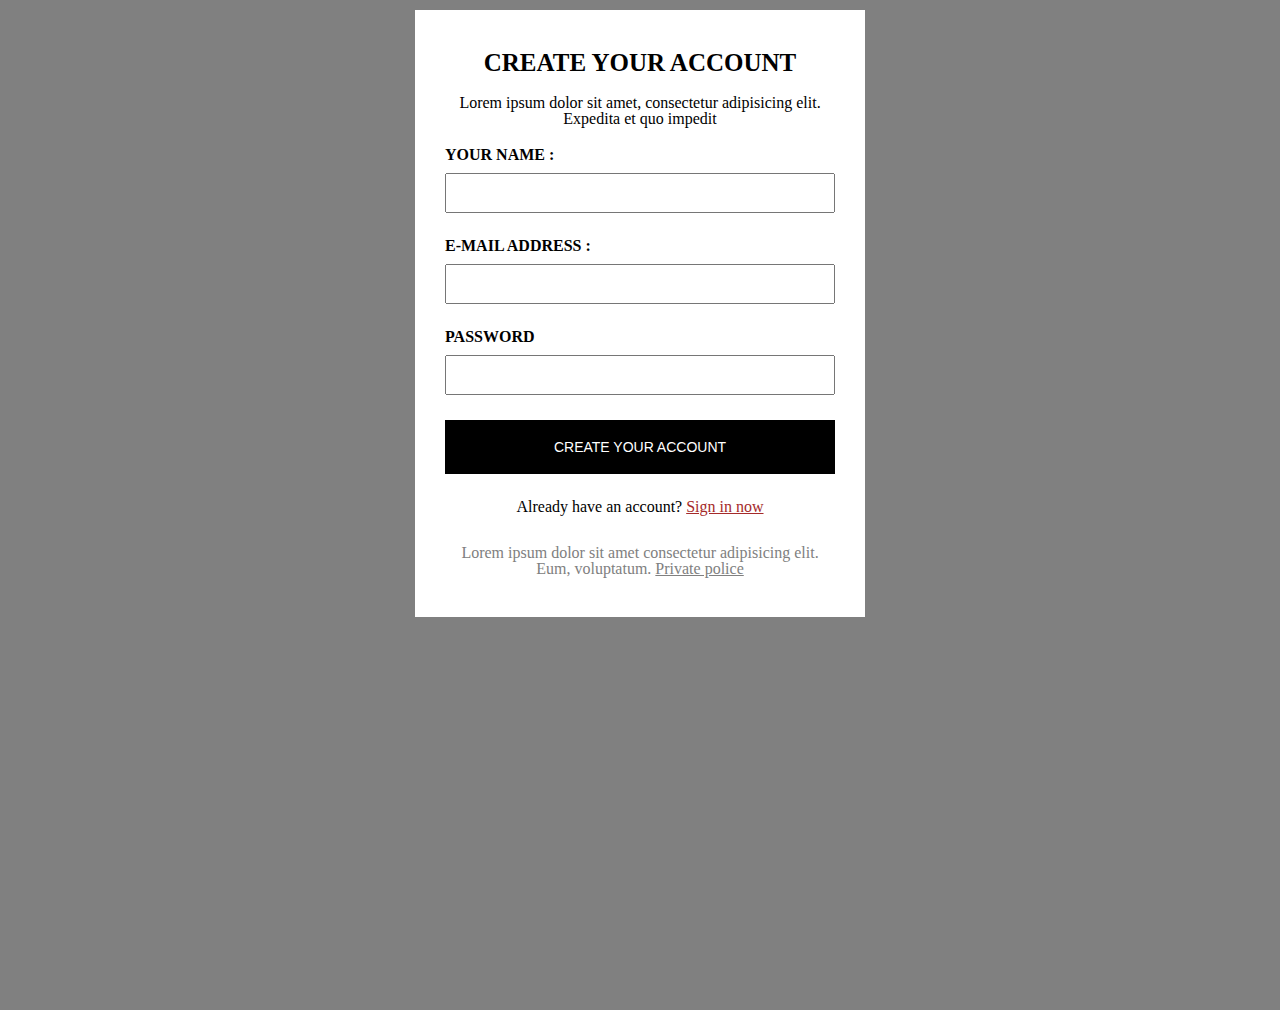
<file: class_work/index.html>
<!DOCTYPE html>
<html lang="en">

<head>
    <meta charset="UTF-8">
    <meta name="viewport" content="width=device-width, initial-scale=1.0">
    <meta http-equiv="X-UA-Compatible" content="ie=edge">
    <link rel="stylesheet" href="index.css">
    <title>Document</title>
</head>

<body>
    <div class="flip__card">
        <div id="sign__card" class="card container">
            <h2 class="card__title">
                Create your account
            </h2>
            <p class="card__text">
                Lorem ipsum dolor sit amet, consectetur adipisicing elit. Expedita et quo impedit
            </p>
            <form>
                <h3 class="form__title">
                    Your name :
                </h3>
                <input id="name" type="text" class="form__input" name="name">
                <h3 class="form__title">
                    E-mail address :
                </h3>
                <input id="mail" type="email" class="form__input" name='mail'>
                <h3 class="form__title">
                    Password
                </h3>
                <input id="password" type="password" class="form__input" name="password">

                <button type='submit' class="form__button" id="button">
                    Create your account
                </button>
            </form>
            <p class="card__sign">
                Already have an account?
                <a id="create__link" class="card__link">Sign in now</a>
            </p>
            <p class="card__police">
                Lorem ipsum dolor sit amet consectetur adipisicing elit. Eum, voluptatum.
                <a href="#" class="card__police__link">Private police</a>
            </p>
        </div>
        <div id="create__card" class="card create container">
            <h2 class="card__title">
                Welcome Back!
            </h2>
            <p class="card__text">
                Lorem ipsum dolor sit amet, consectetur adipisicing elit
            </p>
            <form>
                <h3 class="form__title">
                    E-mail address :
                </h3>
                <input id="mail" type="email" class="form__input" name='mail'>
                <h3 class="form__title">
                    Password
                </h3>
                <input id="password" type="password" class="form__input" name="password">

                <button type='submit' class="form__button" id="button">
                    Create your account
                </button>
            </form>
            <p class="card__sign">
                Don`t have an account?
                <a id="sign__link" class="card__link">Create one now</a>
            </p>
            <!-- <p class="card__police">
            Lorem ipsum dolor sit amet consectetur adipisicing elit. Eum, voluptatum.
            <a href="#" class="card__police__link">Private police</a>
        </p> -->
        </div>
    </div>
    <script src="./main.js"></script>
</body>

</html>
</file>
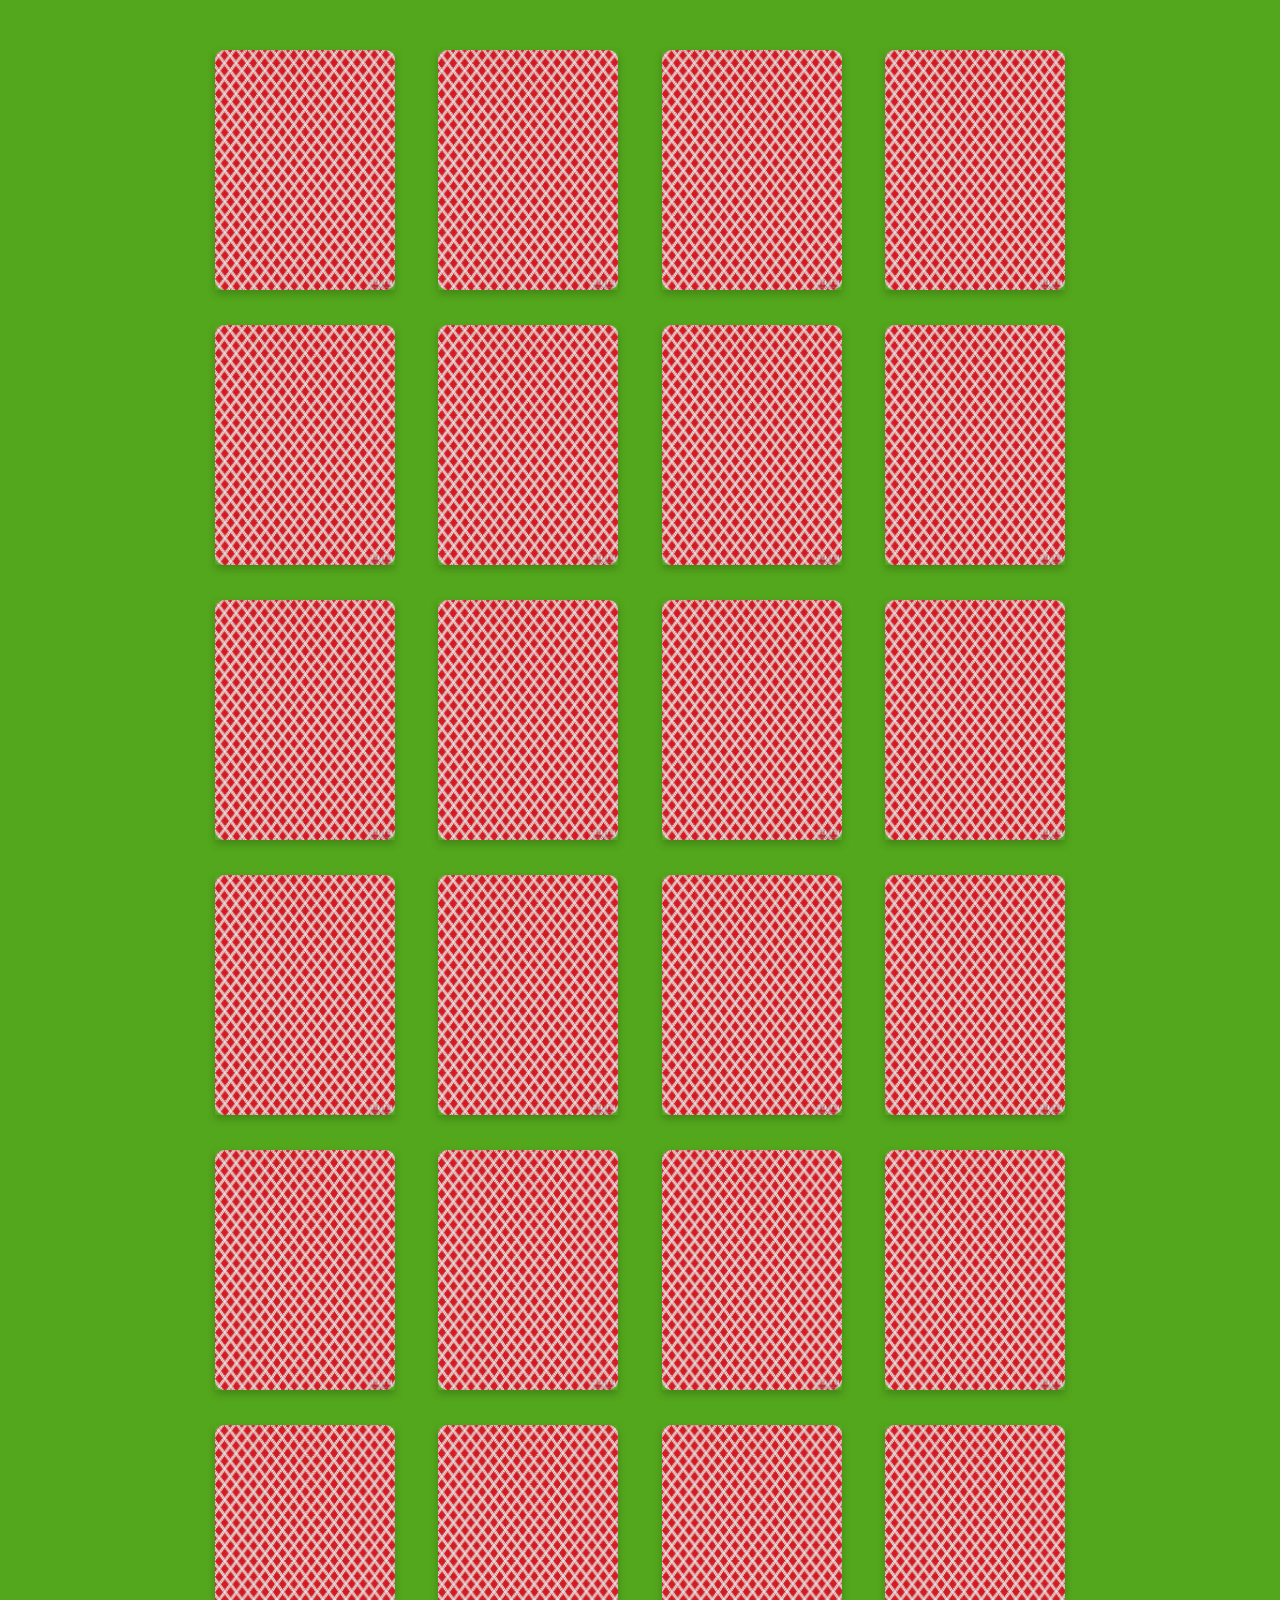
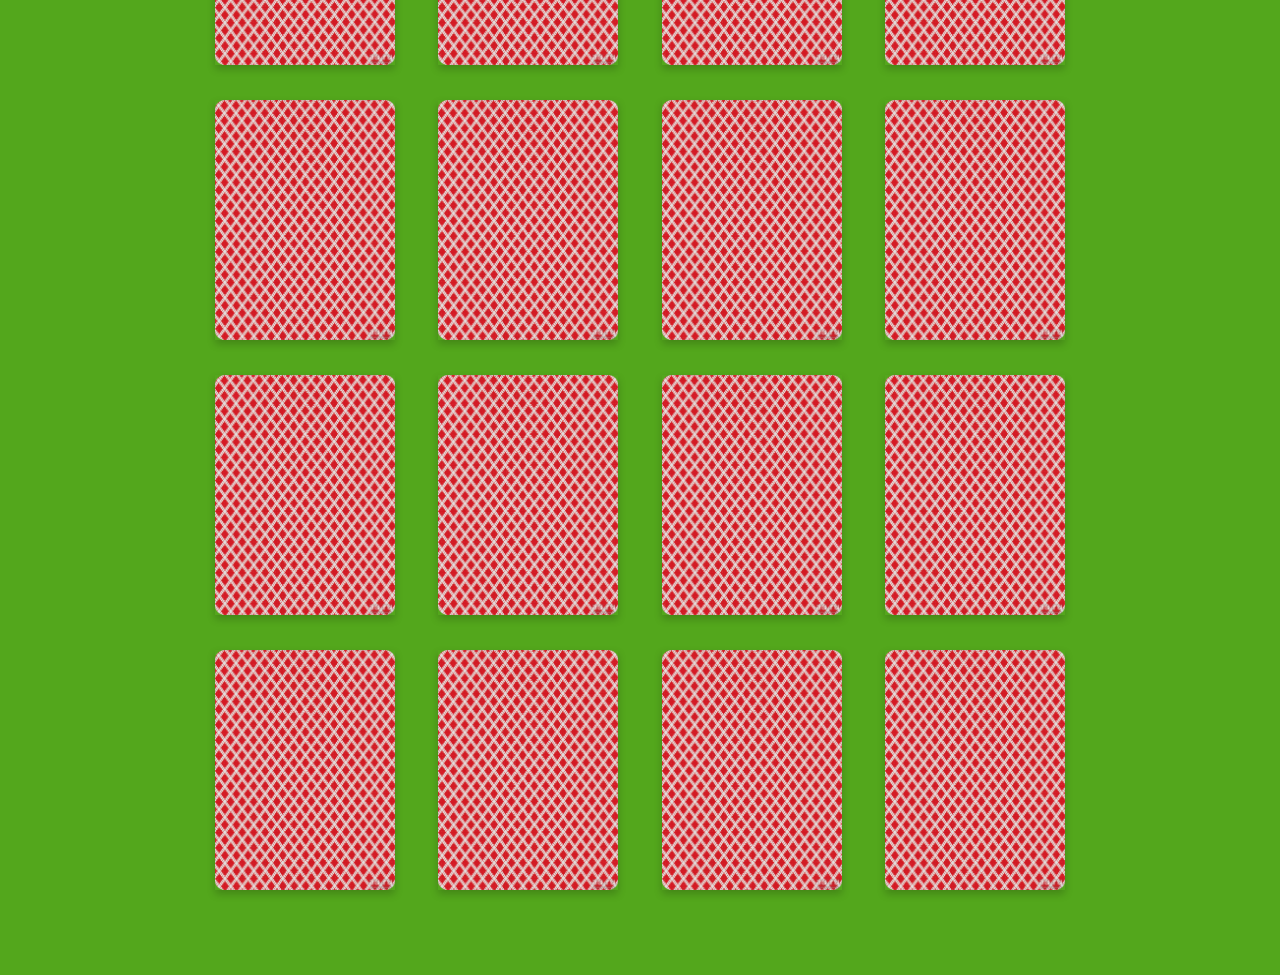
<file: home_work/index.html>
<!DOCTYPE html>
<html lang="en">

<head>
    <meta charset="UTF-8">
    <meta name="viewport" content="width=device-width, initial-scale=1.0">
    <meta http-equiv="X-UA-Compatible" content="ie=edge">
    <link rel="stylesheet" href="index.css">
    <link href="https://fonts.googleapis.com/css?family=Solway&display=swap" rel="stylesheet">
    <title>Document</title>
</head>

<body>
    <div class="cards">
        <div class="cards__wrap container">
            <div class="flip-card first">
                <div class="flip-card-inner">
                    <div class="flip-card-front">
                        <img src="./images/shirt.jpg" alt="" class="card__img">
                    </div>
                    <div class="flip-card-back">
                        <h3 class="cards__title title__start">
                            6
                        </h3>
                        <h3 class="cards__title title__end">
                            6
                        </h3>
                    </div>
                </div>
            </div>
            <div class="flip-card second red">
                <div class="flip-card-inner">
                    <div class="flip-card-front">
                        <img src="./images/shirt.jpg" alt="" class="card__img">
                    </div>
                    <div class="flip-card-back">
                        <h3 class="cards__title title__start">
                            6
                        </h3>
                        <h3 class="cards__title title__end">
                            6
                        </h3>
                    </div>
                </div>
            </div>
            <div class="flip-card third red">
                <div class="flip-card-inner">
                    <div class="flip-card-front">
                        <img src="./images/shirt.jpg" alt="" class="card__img">
                    </div>
                    <div class="flip-card-back">
                        <h3 class="cards__title title__start">
                            6
                        </h3>
                        <h3 class="cards__title title__end">
                            6
                        </h3>
                    </div>
                </div>
            </div>
            <div class="flip-card fourth">
                <div class="flip-card-inner">
                    <div class="flip-card-front">
                        <img src="./images/shirt.jpg" alt="" class="card__img">
                    </div>
                    <div class="flip-card-back">
                        <h3 class="cards__title title__start">
                            6
                        </h3>
                        <h3 class="cards__title title__end">
                            6
                        </h3>
                    </div>
                </div>
            </div>
            <!-- 7 -->
            <div class="flip-card first">
                <div class="flip-card-inner">
                    <div class="flip-card-front">
                        <img src="./images/shirt.jpg" alt="" class="card__img">
                    </div>
                    <div class="flip-card-back">
                        <h3 class="cards__title title__start">
                            7
                        </h3>
                        <h3 class="cards__title title__end">
                            7
                        </h3>
                    </div>
                </div>
            </div>
            <div class="flip-card second red">
                <div class="flip-card-inner">
                    <div class="flip-card-front">
                        <img src="./images/shirt.jpg" alt="" class="card__img">
                    </div>
                    <div class="flip-card-back">
                        <h3 class="cards__title title__start">
                            7
                        </h3>
                        <h3 class="cards__title title__end">
                            7
                        </h3>
                    </div>
                </div>
            </div>
            <div class="flip-card third red">
                <div class="flip-card-inner">
                    <div class="flip-card-front">
                        <img src="./images/shirt.jpg" alt="" class="card__img">
                    </div>
                    <div class="flip-card-back">
                        <h3 class="cards__title title__start">
                            7
                        </h3>
                        <h3 class="cards__title title__end">
                            7
                        </h3>
                    </div>
                </div>
            </div>
            <div class="flip-card fourth">
                <div class="flip-card-inner">
                    <div class="flip-card-front">
                        <img src="./images/shirt.jpg" alt="" class="card__img">
                    </div>
                    <div class="flip-card-back">
                        <h3 class="cards__title title__start">
                            7
                        </h3>
                        <h3 class="cards__title title__end">
                            7
                        </h3>
                    </div>
                </div>
            </div>
            <!-- 8 -->
            <div class="flip-card first">
                <div class="flip-card-inner">
                    <div class="flip-card-front">
                        <img src="./images/shirt.jpg" alt="" class="card__img">
                    </div>
                    <div class="flip-card-back">
                        <h3 class="cards__title title__start">
                            8
                        </h3>
                        <h3 class="cards__title title__end">
                            8
                        </h3>
                    </div>
                </div>
            </div>
            <div class="flip-card second red">
                <div class="flip-card-inner">
                    <div class="flip-card-front">
                        <img src="./images/shirt.jpg" alt="" class="card__img">
                    </div>
                    <div class="flip-card-back">
                        <h3 class="cards__title title__start">
                            8
                        </h3>
                        <h3 class="cards__title title__end">
                            8
                        </h3>
                    </div>
                </div>
            </div>
            <div class="flip-card third red">
                <div class="flip-card-inner">
                    <div class="flip-card-front">
                        <img src="./images/shirt.jpg" alt="" class="card__img">
                    </div>
                    <div class="flip-card-back">
                        <h3 class="cards__title title__start">
                            8
                        </h3>
                        <h3 class="cards__title title__end">
                            8
                        </h3>
                    </div>
                </div>
            </div>
            <div class="flip-card fourth">
                <div class="flip-card-inner">
                    <div class="flip-card-front">
                        <img src="./images/shirt.jpg" alt="" class="card__img">
                    </div>
                    <div class="flip-card-back">
                        <h3 class="cards__title title__start">
                            8
                        </h3>
                        <h3 class="cards__title title__end">
                            8
                        </h3>
                    </div>
                </div>
            </div>
            <!-- 9 -->
            <div class="flip-card first">
                <div class="flip-card-inner">
                    <div class="flip-card-front">
                        <img src="./images/shirt.jpg" alt="" class="card__img">
                    </div>
                    <div class="flip-card-back">
                        <h3 class="cards__title title__start">
                            9
                        </h3>
                        <h3 class="cards__title title__end">
                            9
                        </h3>
                    </div>
                </div>
            </div>
            <div class="flip-card second red">
                <div class="flip-card-inner">
                    <div class="flip-card-front">
                        <img src="./images/shirt.jpg" alt="" class="card__img">
                    </div>
                    <div class="flip-card-back">
                        <h3 class="cards__title title__start">
                            9
                        </h3>
                        <h3 class="cards__title title__end">
                            9
                        </h3>
                    </div>
                </div>
            </div>
            <div class="flip-card third red">
                <div class="flip-card-inner">
                    <div class="flip-card-front">
                        <img src="./images/shirt.jpg" alt="" class="card__img">
                    </div>
                    <div class="flip-card-back">
                        <h3 class="cards__title title__start">
                            9
                        </h3>
                        <h3 class="cards__title title__end">
                            9
                        </h3>
                    </div>
                </div>
            </div>
            <div class="flip-card fourth">
                <div class="flip-card-inner">
                    <div class="flip-card-front">
                        <img src="./images/shirt.jpg" alt="" class="card__img">
                    </div>
                    <div class="flip-card-back">
                        <h3 class="cards__title title__start">
                            9
                        </h3>
                        <h3 class="cards__title title__end">
                            9
                        </h3>
                    </div>
                </div>
            </div>
            <!-- 10 -->
            <div class="flip-card first ten">
                <div class="flip-card-inner">
                    <div class="flip-card-front">
                        <img src="./images/shirt.jpg" alt="" class="card__img">
                    </div>
                    <div class="flip-card-back">
                        <h3 class="cards__title title__start">
                            10
                        </h3>
                        <h3 class="cards__title title__end">
                            10
                        </h3>
                    </div>
                </div>
            </div>
            <div class="flip-card second ten red">
                <div class="flip-card-inner">
                    <div class="flip-card-front">
                        <img src="./images/shirt.jpg" alt="" class="card__img">
                    </div>
                    <div class="flip-card-back">
                        <h3 class="cards__title title__start">
                            10
                        </h3>
                        <h3 class="cards__title title__end">
                            10
                        </h3>
                    </div>
                </div>
            </div>
            <div class="flip-card third ten red">
                <div class="flip-card-inner">
                    <div class="flip-card-front">
                        <img src="./images/shirt.jpg" alt="" class="card__img">
                    </div>
                    <div class="flip-card-back">
                        <h3 class="cards__title title__start">
                            10
                        </h3>
                        <h3 class="cards__title title__end">
                            10
                        </h3>
                    </div>
                </div>
            </div>
            <div class="flip-card fourth ten">
                <div class="flip-card-inner">
                    <div class="flip-card-front">
                        <img src="./images/shirt.jpg" alt="" class="card__img">
                    </div>
                    <div class="flip-card-back">
                        <h3 class="cards__title title__start">
                            10
                        </h3>
                        <h3 class="cards__title title__end">
                            10
                        </h3>
                    </div>
                </div>
            </div>
            <!-- J -->
            <div class="flip-card first">
                <div class="flip-card-inner">
                    <div class="flip-card-front">
                        <img src="./images/shirt.jpg" alt="" class="card__img">
                    </div>
                    <div class="flip-card-back">
                        <h3 class="cards__title title__start">
                            J
                        </h3>
                        <h3 class="cards__title title__end">
                            J
                        </h3>
                    </div>
                </div>
            </div>
            <div class="flip-card second red">
                <div class="flip-card-inner">
                    <div class="flip-card-front">
                        <img src="./images/shirt.jpg" alt="" class="card__img">
                    </div>
                    <div class="flip-card-back">
                        <h3 class="cards__title title__start">
                            J
                        </h3>
                        <h3 class="cards__title title__end">
                            J
                        </h3>
                    </div>
                </div>
            </div>
            <div class="flip-card third red">
                <div class="flip-card-inner">
                    <div class="flip-card-front">
                        <img src="./images/shirt.jpg" alt="" class="card__img">
                    </div>
                    <div class="flip-card-back">
                        <h3 class="cards__title title__start">
                            J
                        </h3>
                        <h3 class="cards__title title__end">
                            J
                        </h3>
                    </div>
                </div>
            </div>
            <div class="flip-card fourth">
                <div class="flip-card-inner">
                    <div class="flip-card-front">
                        <img src="./images/shirt.jpg" alt="" class="card__img">
                    </div>
                    <div class="flip-card-back">
                        <h3 class="cards__title title__start">
                            J
                        </h3>
                        <h3 class="cards__title title__end">
                            J
                        </h3>
                    </div>
                </div>
            </div>
            <!-- Q -->
            <div class="flip-card first">
                <div class="flip-card-inner">
                    <div class="flip-card-front">
                        <img src="./images/shirt.jpg" alt="" class="card__img">
                    </div>
                    <div class="flip-card-back">
                        <h3 class="cards__title title__start">
                            Q
                        </h3>
                        <h3 class="cards__title title__end">
                            Q
                        </h3>
                    </div>
                </div>
            </div>
            <div class="flip-card second red">
                <div class="flip-card-inner">
                    <div class="flip-card-front">
                        <img src="./images/shirt.jpg" alt="" class="card__img">
                    </div>
                    <div class="flip-card-back">
                        <h3 class="cards__title title__start">
                            Q
                        </h3>
                        <h3 class="cards__title title__end">
                            Q
                        </h3>
                    </div>
                </div>
            </div>
            <div class="flip-card third red">
                <div class="flip-card-inner">
                    <div class="flip-card-front">
                        <img src="./images/shirt.jpg" alt="" class="card__img">
                    </div>
                    <div class="flip-card-back">
                        <h3 class="cards__title title__start">
                            Q
                        </h3>
                        <h3 class="cards__title title__end">
                            Q
                        </h3>
                    </div>
                </div>
            </div>
            <div class="flip-card fourth">
                <div class="flip-card-inner">
                    <div class="flip-card-front">
                        <img src="./images/shirt.jpg" alt="" class="card__img">
                    </div>
                    <div class="flip-card-back">
                        <h3 class="cards__title title__start">
                            Q
                        </h3>
                        <h3 class="cards__title title__end">
                            Q
                        </h3>
                    </div>
                </div>
            </div>
            <!-- K -->
            <div class="flip-card first">
                <div class="flip-card-inner">
                    <div class="flip-card-front">
                        <img src="./images/shirt.jpg" alt="" class="card__img">
                    </div>
                    <div class="flip-card-back">
                        <h3 class="cards__title title__start">
                            K
                        </h3>
                        <h3 class="cards__title title__end">
                            K
                        </h3>
                    </div>
                </div>
            </div>
            <div class="flip-card second red">
                <div class="flip-card-inner">
                    <div class="flip-card-front">
                        <img src="./images/shirt.jpg" alt="" class="card__img">
                    </div>
                    <div class="flip-card-back">
                        <h3 class="cards__title title__start">
                            K
                        </h3>
                        <h3 class="cards__title title__end">
                            K
                        </h3>
                    </div>
                </div>
            </div>
            <div class="flip-card third red">
                <div class="flip-card-inner">
                    <div class="flip-card-front">
                        <img src="./images/shirt.jpg" alt="" class="card__img">
                    </div>
                    <div class="flip-card-back">
                        <h3 class="cards__title title__start">
                            K
                        </h3>
                        <h3 class="cards__title title__end">
                            K
                        </h3>
                    </div>
                </div>
            </div>
            <div class="flip-card fourth">
                <div class="flip-card-inner">
                    <div class="flip-card-front">
                        <img src="./images/shirt.jpg" alt="" class="card__img">
                    </div>
                    <div class="flip-card-back">
                        <h3 class="cards__title title__start">
                            K
                        </h3>
                        <h3 class="cards__title title__end">
                            K
                        </h3>
                    </div>
                </div>
            </div>
            <!-- A -->
            <div class="flip-card first">
                <div class="flip-card-inner">
                    <div class="flip-card-front">
                        <img src="./images/shirt.jpg" alt="" class="card__img">
                    </div>
                    <div class="flip-card-back">
                        <h3 class="cards__title title__start">
                            A
                        </h3>
                        <h3 class="cards__title title__end">
                            A
                        </h3>
                    </div>
                </div>
            </div>
            <div class="flip-card second red">
                <div class="flip-card-inner">
                    <div class="flip-card-front">
                        <img src="./images/shirt.jpg" alt="" class="card__img">
                    </div>
                    <div class="flip-card-back">
                        <h3 class="cards__title title__start">
                            A
                        </h3>
                        <h3 class="cards__title title__end">
                            A
                        </h3>
                    </div>
                </div>
            </div>
            <div class="flip-card third red">
                <div class="flip-card-inner">
                    <div class="flip-card-front">
                        <img src="./images/shirt.jpg" alt="" class="card__img">
                    </div>
                    <div class="flip-card-back">
                        <h3 class="cards__title title__start">
                            A
                        </h3>
                        <h3 class="cards__title title__end">
                            A
                        </h3>
                    </div>
                </div>
            </div>
            <div class="flip-card fourth">
                <div class="flip-card-inner">
                    <div class="flip-card-front">
                        <img src="./images/shirt.jpg" alt="" class="card__img">
                    </div>
                    <div class="flip-card-back">
                        <h3 class="cards__title title__start">
                            A
                        </h3>
                        <h3 class="cards__title title__end">
                            A
                        </h3>
                    </div>
                </div>
            </div>
        </div>
    </div>

</body>

</html>
</file>
<file: class_work/index.css>
*{
    margin: 0;
    padding: 0;
    line-height: 1;
    box-sizing: border-box;
}
.create{
    display: none;
}
.flip__card{
    perspective: 1000px;
}
body{
    margin-top: 10px;
    background-color: gray;
   height: 1000px;
}
.card{
    padding: 40px 30px;
    text-align: center;
    background-color: #fff;
    animation: flipInY 2s linear alternate;
    
}
.container{
    width: 100%;
    max-width: 450px;
    margin: 0 auto;
}
.card__title{
    margin-bottom: 20px;
    font-size: 25px;
    text-transform: uppercase;
    animation: slideInLeft 0.5s linear alternate;
}
.card__text{
    margin-bottom: 20px;
    font-size: 16px;
    animation: slideInLeft 0.6s linear alternate;
}
.form__title{
    margin-bottom: 10px;
    text-transform: uppercase;
    text-align: left;
    font-size: 16px;
    animation: slideInLeft 0.7s linear alternate;
}

.form__input, .form__button{
    margin-bottom: 25px;
    padding: 10px;
    width: 100%;
    font-size: 14px;
    outline: none;
    animation: animateInput 5s linear infinite;
    animation: slideInLeft 0.8s linear alternate;
}
.form__button{
    padding: 20px 0;
    text-transform: uppercase;
    border: none;
    background-color: #000;
    color: #fff;
    animation: slideInLeft 0.9s linear alternate;
}
.card__sign{
    margin-bottom: 30px;
    animation: slideInLeft 1s linear alternate;
}
.card__police, .card__police__link{
    color: grey;
    animation: slideInLeft 1.1s linear alternate;
}
.card__link{
    color: brown;
    text-decoration: underline;
    cursor: pointer;
}

@keyframes animateInput{
    0%{
        /* -webkit-box-shadow: 6px 14px 46px -13px rgba(0,0,0,0);
-moz-box-shadow: 6px 14px 46px -13px rgba(0,0,0,0);
box-shadow: 6px 14px 46px -13px rgba(0,0,0,0); */
    }
    25%{
        -webkit-box-shadow: 5px 5px 43px -13px rgba(0,0,0,0.75);
-moz-box-shadow: 5px 5px 43px -13px rgba(0,0,0,0.75);
box-shadow: 5px 5px 43px -13px rgba(0,0,0,0.75);
    }
    50%{
        -webkit-box-shadow: 7px 7px 43px -13px rgba(0,0,0,0.75);
-moz-box-shadow: 7px 7px 43px -13px rgba(0,0,0,0.75);
box-shadow: 7px 7px 43px -13px rgba(0,0,0,0.75);
    } 
    75%{
        -webkit-box-shadow: 5px 5px 43px -13px rgba(0,0,0,0.75);
        -moz-box-shadow: 5px 5px 43px -13px rgba(0,0,0,0.75);
        box-shadow: 5px 5px 43px -13px rgba(0,0,0,0.75);
    }
    100%{
        /* -webkit-box-shadow: 6px 14px 43px -13px rgba(0,0,0,0.75);
        -moz-box-shadow: 6px 14px 43px -13px rgba(0,0,0,0.75);
        box-shadow: 6px 14px 43px -13px rgba(0,0,0,0.75); */
    }
}
@-webkit-keyframes slideInLeft {
    from {
      -webkit-transform: translate3d(-100%, 0, 0);
      transform: translate3d(-100%, 0, 0);
      visibility: visible;
    }
  
    to {
      -webkit-transform: translate3d(0, 0, 0);
      transform: translate3d(0, 0, 0);
    }
  }
  
  @keyframes slideInLeft {
    from {
      -webkit-transform: translate3d(-100%, 0, 0);
      transform: translate3d(-100%, 0, 0);
      visibility: visible;
    }
  
    to {
      -webkit-transform: translate3d(0, 0, 0);
      transform: translate3d(0, 0, 0);
    }
  }
  
  .slideInLeft {
    -webkit-animation-name: slideInLeft;
    animation-name: slideInLeft;
  }
.create{
    display: none;
}

@-webkit-keyframes flipInY {
    from {
      -webkit-transform: perspective(400px) rotate3d(0, 1, 0, 90deg);
      transform: perspective(400px) rotate3d(0, 1, 0, 90deg);
      -webkit-animation-timing-function: ease-in;
      animation-timing-function: ease-in;
      opacity: 0;
    }
  
    40% {
      -webkit-transform: perspective(400px) rotate3d(0, 1, 0, -20deg);
      transform: perspective(400px) rotate3d(0, 1, 0, -20deg);
      -webkit-animation-timing-function: ease-in;
      animation-timing-function: ease-in;
    }
  
    60% {
      -webkit-transform: perspective(400px) rotate3d(0, 1, 0, 10deg);
      transform: perspective(400px) rotate3d(0, 1, 0, 10deg);
      opacity: 1;
    }
  
    80% {
      -webkit-transform: perspective(400px) rotate3d(0, 1, 0, -5deg);
      transform: perspective(400px) rotate3d(0, 1, 0, -5deg);
    }
  
    to {
      -webkit-transform: perspective(400px);
      transform: perspective(400px);
    }
  }
  
  @keyframes flipInY {
    from {
      -webkit-transform: perspective(400px) rotate3d(0, 1, 0, 90deg);
      transform: perspective(400px) rotate3d(0, 1, 0, 90deg);
      -webkit-animation-timing-function: ease-in;
      animation-timing-function: ease-in;
      opacity: 0;
    }
  
    40% {
      -webkit-transform: perspective(400px) rotate3d(0, 1, 0, -10deg);
      transform: perspective(400px) rotate3d(0, 1, 0, -10deg);
      -webkit-animation-timing-function: ease-in;
      animation-timing-function: ease-in;
    }
  
    60% {
      -webkit-transform: perspective(400px) rotate3d(0, 1, 0, 0);
      transform: perspective(400px) rotate3d(0, 1, 0, 0);
      opacity: 1;
    }
  
    80% {
      -webkit-transform: perspective(400px) rotate3d(0, 1, 0, 0);
      transform: perspective(400px) rotate3d(0, 1, 0, 0);
    }
  
    to {
      -webkit-transform: perspective(0);
      transform: perspective(0);
    }
  }
  
  .flipInY {
    -webkit-backface-visibility: visible !important;
    backface-visibility: visible !important;
    -webkit-animation-name: flipInY;
    animation-name: flipInY;
  }
</file>
<file: home_work/index.css>
*{
    margin: 0;
    padding: 0;
    line-height: 1;
    box-sizing: border-box;
}
.container{
    width: 100%;
    max-width: 850px;
    margin: 0 auto;
}
.red{
    color: #d40000;
}
.cards{
    padding: 50px;
    background-color: #53a71c;
    font-family: 'Solway', serif;
}
.flip-card {
    margin-bottom: 35px;
    background-color: transparent;
    perspective: 1000px;
}
.flip-card-inner {
    position: relative;
    width: 100%;
    height: 100%;
    transition: transform 0.6s;
    transform-style: preserve-3d;
    box-shadow: 0 4px 8px 0 rgba(0,0,0,0.2);
}
.cards__wrap{
    display: flex;
    justify-content: space-between;
    flex-wrap: wrap;
}
.card__img, .flip-card-back, .flip-card{
    width: 180px;
    height: 240px;
}
.flip-card-back{
    position: relative;
    display: flex;
    justify-content: space-between;
    padding: 20px;
    background-color: #fff;
    border-radius: 8px;
    transform: rotateY(180deg);
}
.flip-card:hover .flip-card-inner {
    transform: rotateY(180deg);
} 
.flip-card-front, .flip-card-back {
    position: absolute;
    backface-visibility: hidden;
}
.cards__title{
    position: relative;
    width: 15px;
    padding-bottom: 23px;
    text-align: center;
    font-size: 20px;
}
.cards__title::after{
    position: absolute;
    content: "";
    left: 0;
    bottom: 0;
    width: 15px;
    height: 20px;
}
.title__end{
    align-self: flex-end;
    transform: scale(-1, -1);
}
.title__start{
    align-self: flex-start;
}
.flip-card-back::after{
    position: absolute;
    content: "";
    width: 50px;
    height: 70px;
    top: calc(50% - 35px);
    left: calc(50% - 25px);
}
.first .flip-card-back::after{
    background-position: 0 2px;
}
.first .cards__title::after{
    background-position: 42px -6px;
}
.second .flip-card-back::after{
    background-position: -83px 0;
}
.second .cards__title::after{
    background-position: 42px -45px;
}
.third .flip-card-back::after{
    background-position: -170px 1px;
}
.third .cards__title::after{
    background-position: 15px -6px;
}
.fourth .flip-card-back::after{
    width: 60px;
    left: calc(50% - 30px);
    background-position: -249px 1px;
}
.fourth .cards__title::after{
    background-position: 15px 24px;
}
.ten .cards__title::after{
    left: 2px;
}
.cards__title::after, .flip-card-back::after{
    background-image: url(./images/suit__spr.png);
}
</file>
